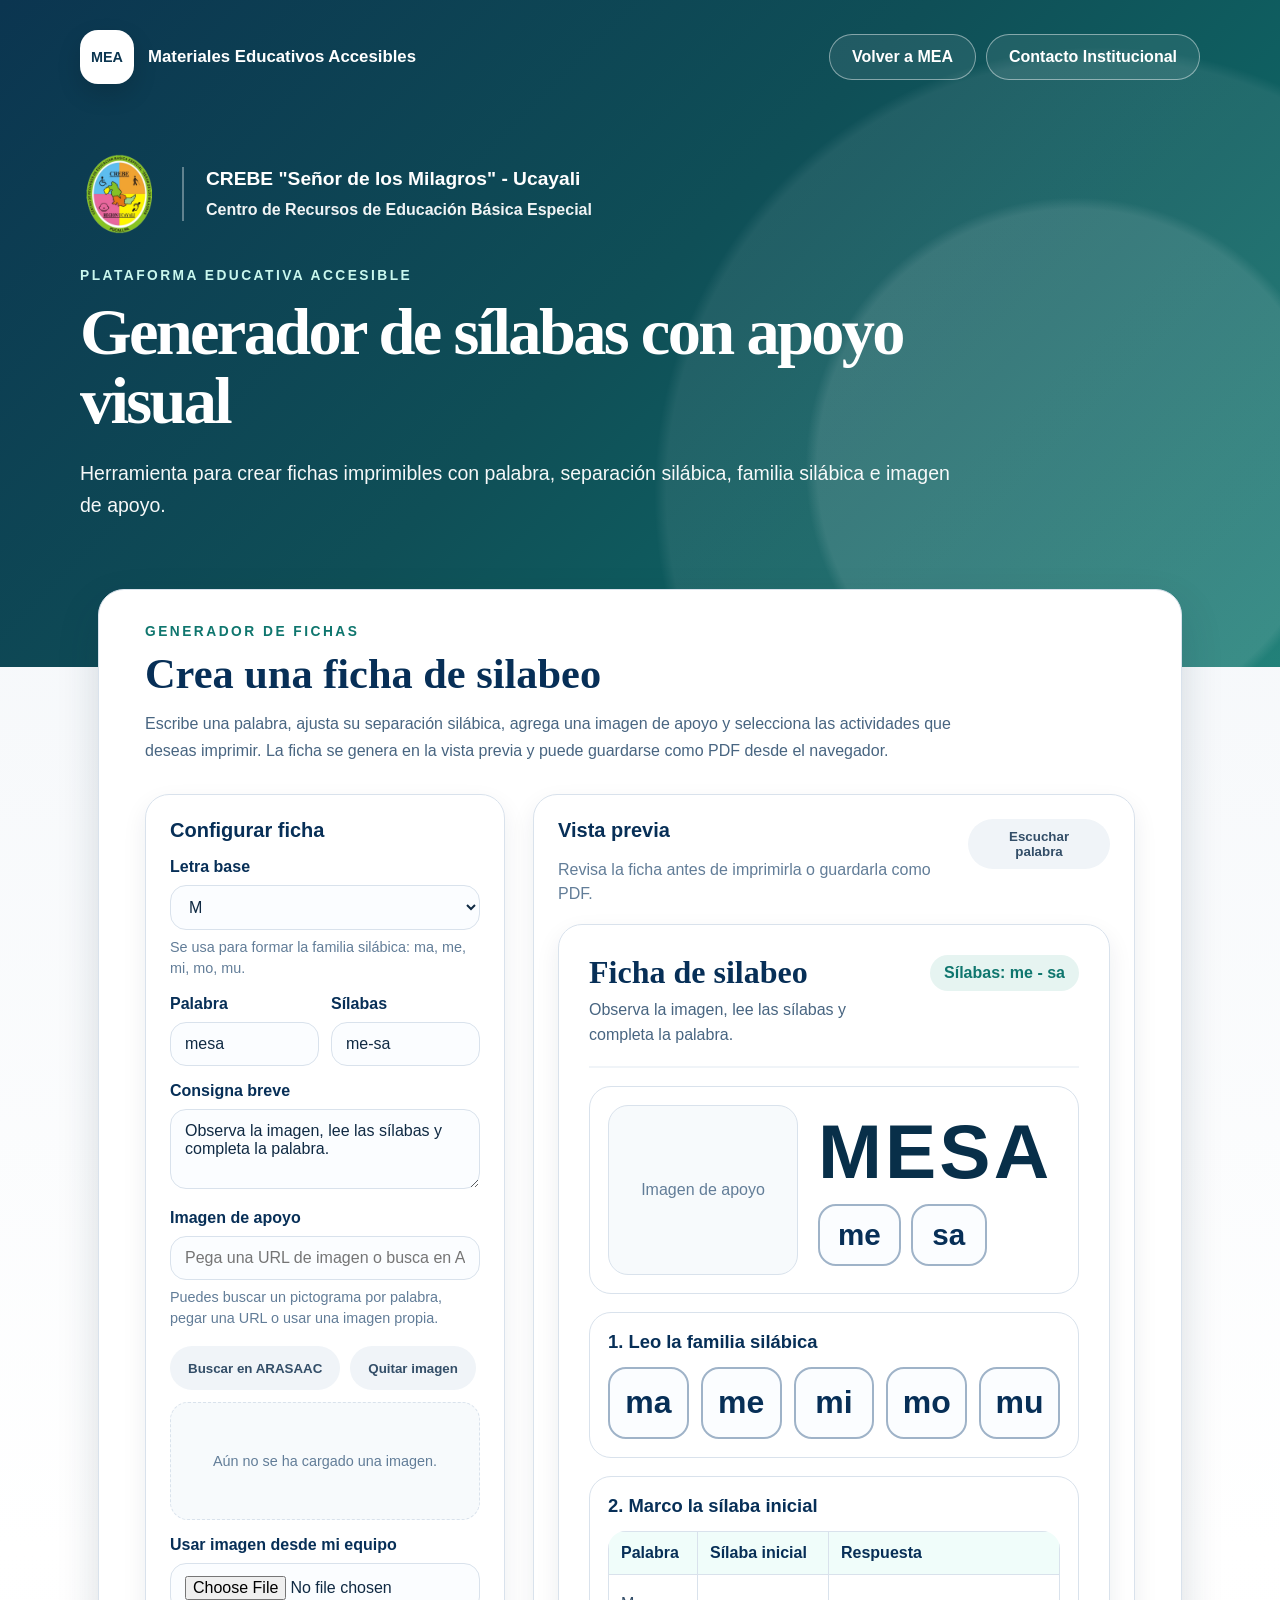
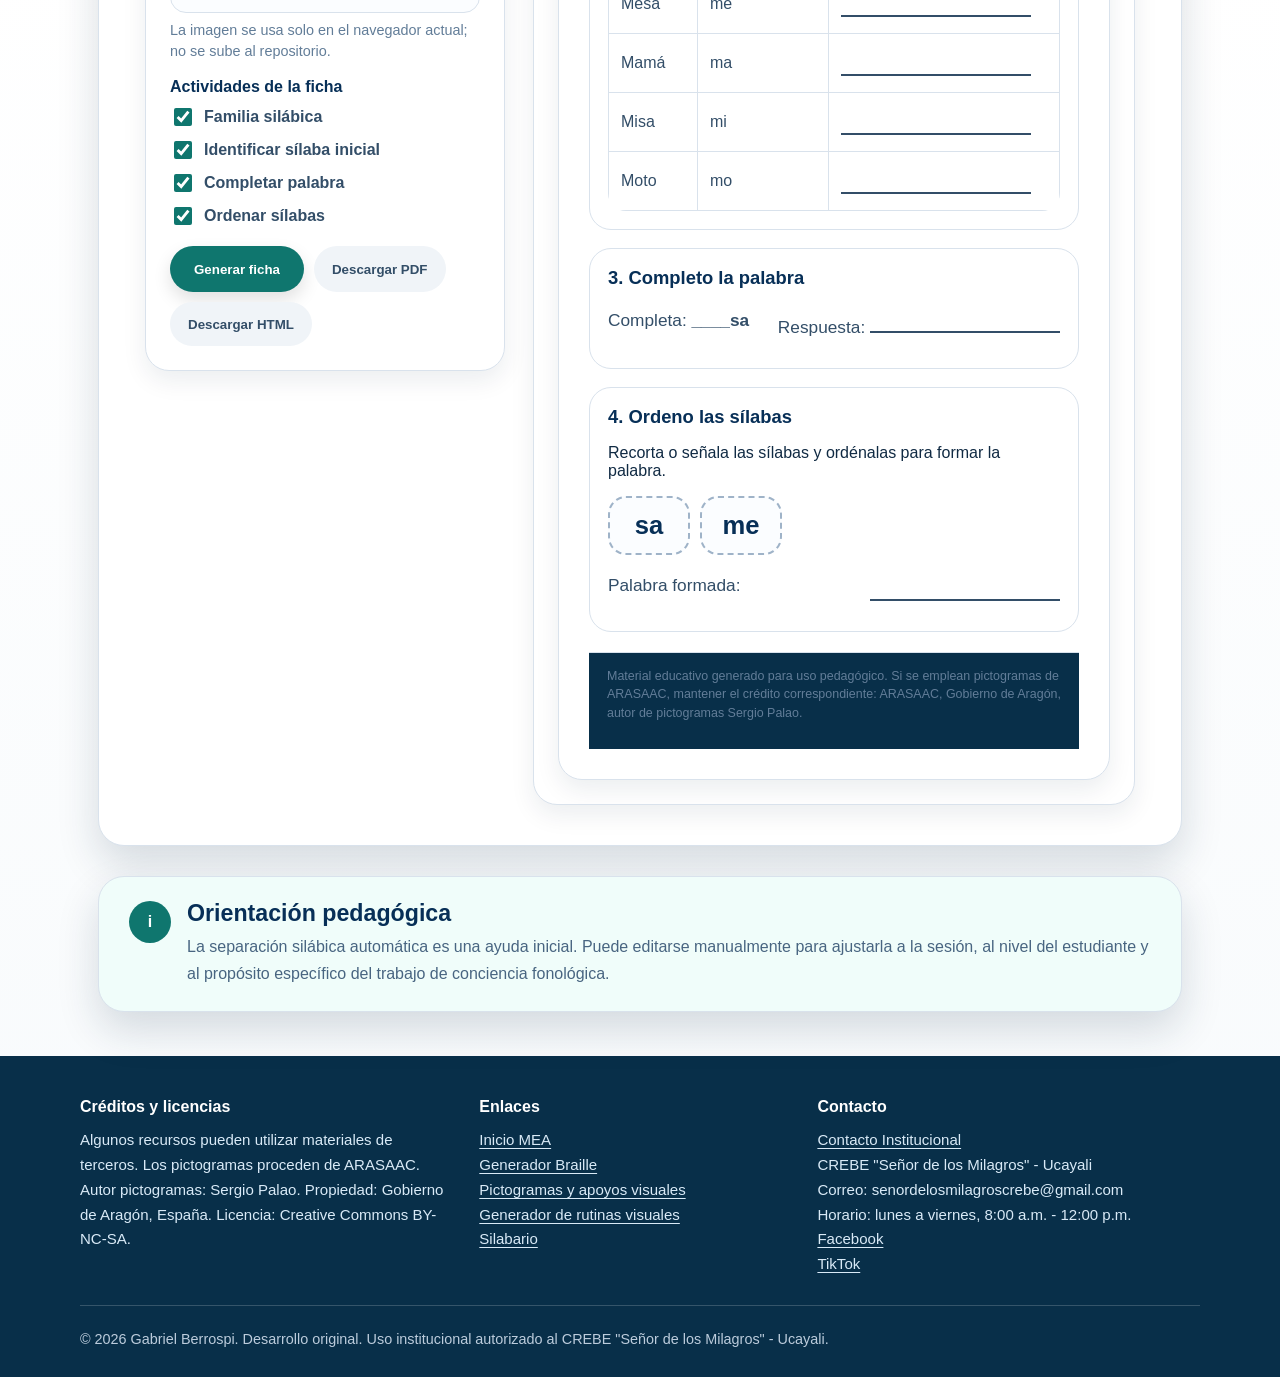
<file: conciencia-fonologica/conciencia-fonologica.html>
<!doctype html>
<html lang="es">
<head>
  <meta charset="utf-8">
  <meta name="viewport" content="width=device-width, initial-scale=1">
  <meta name="description" content="Generador de fichas de silabeo con apoyo visual para trabajar conciencia fonológica inicial.">
  <title>Generador de sílabas con apoyo visual</title>
  <link rel="stylesheet" href="estilos.css?v=8">
  <style>
    main.generador-main{max-width:1120px}.panel-generador{background:var(--blanco);border:1px solid var(--gris-300);border-radius:26px;box-shadow:var(--sombra);padding:34px 46px 40px}.texto-panel-silabas{max-width:820px;margin:14px 0 0;color:var(--gris-600);line-height:1.65;font-size:1rem}.app-silabas{display:grid;grid-template-columns:360px 1fr;gap:28px;align-items:start;margin-top:30px}.configuracion-silabas,.vista-silabas{background:#fff;border:1px solid var(--gris-300);border-radius:24px;box-shadow:0 10px 24px rgba(16,42,67,.08)}.configuracion-silabas{padding:24px;position:sticky;top:18px}.configuracion-silabas h3,.vista-silabas h3{margin:0 0 16px;color:#072f57;font-size:1.25rem}.grupo-formulario{margin-bottom:16px}.grupo-formulario label,.grupo-opciones p{display:block;margin:0 0 9px;color:#072f57;font-weight:900}.grupo-formulario input,.grupo-formulario textarea,.grupo-formulario select{width:100%;border:1px solid var(--gris-300);border-radius:16px;padding:12px 14px;background:#fbfdff;color:var(--gris-900);font:inherit;outline:0}.grupo-formulario textarea{min-height:80px;resize:vertical}.grupo-formulario input:focus,.grupo-formulario textarea:focus,.grupo-formulario select:focus{border-color:var(--verde-700);box-shadow:0 0 0 4px rgba(15,118,110,.13)}.fila-formulario{display:grid;grid-template-columns:1fr 1fr;gap:12px}.nota-campo{display:block;margin-top:7px;color:var(--gris-500);font-size:.9rem;line-height:1.45}.opciones-ficha{display:grid;gap:9px;margin-top:8px}.opcion-ficha{display:flex;align-items:center;gap:9px;color:var(--gris-700);font-weight:700;line-height:1.35}.opcion-ficha input{width:auto;min-width:18px;min-height:18px;accent-color:var(--verde-700)}.miniatura-imagen{margin-top:12px;min-height:118px;display:grid;place-items:center;border:1px dashed var(--gris-300);border-radius:18px;background:#f7fafc;color:var(--gris-500);text-align:center;padding:12px;font-size:.9rem}.miniatura-imagen img{max-width:100%;max-height:150px;object-fit:contain}.mensaje-arasaac{display:none;margin-top:10px;padding:10px 12px;border-radius:16px;background:var(--verde-50);color:var(--verde-800);font-size:.9rem;line-height:1.45}.mensaje-arasaac.visible{display:block}.botones-generador{display:flex;flex-wrap:wrap;gap:10px;margin-top:18px}.boton-secundario{display:inline-flex;align-items:center;justify-content:center;min-height:44px;padding:10px 18px;border:0;border-radius:999px;background:var(--gris-100);color:var(--gris-700);font-family:inherit;font-weight:900;cursor:pointer;text-decoration:none}.boton-secundario:hover{background:#d9e2ec}.boton-primario{border:0;cursor:pointer;font-family:inherit;text-decoration:none}.vista-silabas{padding:24px;overflow:auto}.vista-cabecera{display:flex;justify-content:space-between;align-items:flex-start;gap:18px;margin-bottom:18px}.vista-cabecera p{margin:6px 0 0;color:var(--gris-500);line-height:1.5}.hoja-ficha{width:min(794px,100%);margin:0 auto;background:#fff;border:1px solid var(--gris-300);border-radius:24px;padding:30px;box-shadow:0 10px 24px rgba(16,42,67,.08)}.cabecera-ficha{display:flex;justify-content:space-between;gap:18px;align-items:flex-start;padding-bottom:18px;margin-bottom:18px;border-bottom:2px solid var(--gris-100)}.cabecera-ficha h2{margin:0;color:#072f57;font-family:Georgia,"Times New Roman",serif;font-size:2rem;line-height:1.1}.cabecera-ficha p{margin:8px 0 0;color:var(--gris-600);line-height:1.55}.etiqueta-ficha{display:inline-flex;align-items:center;justify-content:center;padding:9px 14px;border-radius:999px;background:var(--verde-100);color:var(--verde-700);font-weight:900;white-space:nowrap}.bloque-ficha{border:1px solid var(--gris-300);border-radius:22px;padding:18px;margin-bottom:18px;break-inside:avoid;background:#fff}.bloque-ficha h3{margin:0 0 14px;color:#072f57;font-size:1.15rem}.presentacion-palabra{display:grid;grid-template-columns:190px 1fr;gap:20px;align-items:center}.imagen-ficha{min-height:170px;border:1px solid var(--gris-300);border-radius:20px;background:#f7fafc;display:grid;place-items:center;padding:14px;overflow:hidden;color:var(--gris-500);text-align:center}.imagen-ficha img{max-width:100%;max-height:190px;object-fit:contain}.palabra-principal{margin:0 0 14px;color:#082f49;font-size:clamp(2.7rem,7vw,4.8rem);line-height:1;font-weight:900;letter-spacing:.04em;text-transform:uppercase}.silabas-principales{display:flex;flex-wrap:wrap;gap:10px}.chip-silaba,.casilla-silaba,.caja-recorte{display:inline-flex;align-items:center;justify-content:center;border:2px solid #9fb3c8;border-radius:18px;background:#fbfdff;color:#072f57;font-weight:900}.chip-silaba{min-width:76px;padding:12px 18px;font-size:1.85rem}.silabario{display:grid;grid-template-columns:repeat(5,1fr);gap:12px}.casilla-silaba{min-height:72px;font-size:2rem}.tabla-actividad{width:100%;border-collapse:collapse;overflow:hidden;border-radius:18px}.tabla-actividad th,.tabla-actividad td{border:1px solid var(--gris-300);padding:12px;text-align:left;vertical-align:middle;color:var(--gris-700)}.tabla-actividad th{background:var(--verde-50);color:#072f57;font-weight:900}.linea-respuesta{display:inline-block;min-width:190px;height:30px;border-bottom:2px solid var(--gris-700)}.actividad-linea{display:grid;grid-template-columns:1fr auto;gap:12px;align-items:center;margin:12px 0;color:var(--gris-700);font-size:1.08rem}.cajas-recorte{display:flex;flex-wrap:wrap;gap:10px;margin:12px 0 16px}.caja-recorte{min-width:82px;padding:13px 18px;font-size:1.6rem;border-style:dashed}.pie-ficha{margin-top:20px;padding-top:14px;border-top:1px solid var(--gris-300);color:var(--gris-500);font-size:.78rem;line-height:1.5}.oculto{display:none!important}@media(max-width:980px){.app-silabas{grid-template-columns:1fr}.configuracion-silabas{position:static}}@media(max-width:700px){.panel-generador{padding:26px 20px 30px}.fila-formulario,.presentacion-palabra{grid-template-columns:1fr}.vista-cabecera,.cabecera-ficha{flex-direction:column}.silabario{grid-template-columns:repeat(2,1fr)}.actividad-linea{grid-template-columns:1fr}.linea-respuesta{min-width:100%}}@media print{body{background:#fff}.salto-contenido,.cabecera,.configuracion-silabas,.vista-cabecera,footer,.seccion-aviso{display:none!important}main.generador-main{margin:0;padding:0;max-width:none}.panel-generador,.vista-silabas,.hoja-ficha{border:0;box-shadow:none;border-radius:0;padding:0}.app-silabas{display:block;margin:0}.hoja-ficha{width:100%;padding:16mm}}
  </style>
</head>
<body>
  <a class="salto-contenido" href="#contenido-principal">Ir al contenido</a>

  <header class="cabecera">
    <nav class="navegacion" aria-label="Navegación principal">
      <a class="marca" href="https://gabriel-lsp.github.io/materiales-educativos-accesibles/" aria-label="Volver a Materiales Educativos Accesibles">
        <span class="marca-icono" aria-hidden="true">MEA</span>
        <span>Materiales Educativos Accesibles</span>
      </a>
      <div style="display:flex;gap:10px;flex-wrap:wrap;justify-content:flex-end;">
        <a class="enlace-cabecera" href="https://gabriel-lsp.github.io/materiales-educativos-accesibles/">Volver a MEA</a>
        <a class="enlace-cabecera" href="https://gabriel-lsp.github.io/accesos-complementarios/contacto.html">Contacto Institucional</a>
      </div>
    </nav>

    <div class="portada">
      <div class="bloque-institucional" aria-label="Identidad institucional">
        <img class="logo-crebe" src="logo-crebe.png" alt="Logo del CREBE Señor de los Milagros - Ucayali">
        <div class="texto-institucional">
          <p class="nombre-institucional">CREBE "Señor de los Milagros" - Ucayali</p>
          <p class="detalle-institucional">Centro de Recursos de Educación Básica Especial</p>
        </div>
      </div>
      <p class="etiqueta">Plataforma educativa accesible</p>
      <h1>Generador de sílabas con apoyo visual</h1>
      <p class="subtitulo">Herramienta para crear fichas imprimibles con palabra, separación silábica, familia silábica e imagen de apoyo.</p>
    </div>
  </header>

  <main id="contenido-principal" class="generador-main">
    <section class="panel-generador" aria-labelledby="titulo-generador">
      <div class="panel-encabezado">
        <div>
          <p class="sobretitulo">Generador de fichas</p>
          <h2 id="titulo-generador">Crea una ficha de silabeo</h2>
          <p class="texto-panel-silabas">Escribe una palabra, ajusta su separación silábica, agrega una imagen de apoyo y selecciona las actividades que deseas imprimir. La ficha se genera en la vista previa y puede guardarse como PDF desde el navegador.</p>
        </div>
      </div>

      <div class="app-silabas">
        <aside class="configuracion-silabas" aria-label="Configuración de la ficha">
          <h3>Configurar ficha</h3>
          <div class="grupo-formulario">
            <label for="letraBase">Letra base</label>
            <select id="letraBase">
              <option value="m">M</option>
              <option value="p">P</option>
              <option value="l">L</option>
              <option value="s">S</option>
              <option value="t">T</option>
              <option value="n">N</option>
              <option value="d">D</option>
              <option value="f">F</option>
              <option value="b">B</option>
              <option value="r">R</option>
              <option value="c">C</option>
              <option value="g">G</option>
              <option value="j">J</option>
              <option value="ñ">Ñ</option>
              <option value="ch">CH</option>
              <option value="ll">LL</option>
            </select>
            <span class="nota-campo">Se usa para formar la familia silábica: ma, me, mi, mo, mu.</span>
          </div>
          <div class="fila-formulario">
            <div class="grupo-formulario">
              <label for="palabra">Palabra</label>
              <input id="palabra" type="text" value="mesa" autocomplete="off"></div>
            <div class="grupo-formulario">
              <label for="silabas">Sílabas</label>
              <input id="silabas" type="text" value="me-sa" autocomplete="off"></div>
          </div>
          <div class="grupo-formulario">
            <label for="consigna">Consigna breve</label>
            <textarea id="consigna">Observa la imagen, lee las sílabas y completa la palabra.</textarea>
          </div>
          <div class="grupo-formulario">
            <label for="imagenUrl">Imagen de apoyo</label>
            <input id="imagenUrl" type="url" placeholder="Pega una URL de imagen o busca en ARASAAC">
            <span class="nota-campo">Puedes buscar un pictograma por palabra, pegar una URL o usar una imagen propia.</span>
            <div class="botones-generador">
              <button type="button" class="boton-secundario" id="buscarArasaac">Buscar en ARASAAC</button>
              <button type="button" class="boton-secundario" id="quitarImagen">Quitar imagen</button>
            </div>
            <div class="miniatura-imagen" id="miniatura">Aún no se ha cargado una imagen.</div>
            <div class="mensaje-arasaac" id="mensajeArasaac"></div>
          </div>
          <div class="grupo-formulario">
            <label for="archivoImagen">Usar imagen desde mi equipo</label>
            <input id="archivoImagen" type="file" accept="image/*">
            <span class="nota-campo">La imagen se usa solo en el navegador actual; no se sube al repositorio.</span>
          </div>
          <div class="grupo-opciones">
            <p>Actividades de la ficha</p>
            <div class="opciones-ficha">
              <label class="opcion-ficha"><input type="checkbox" id="actFamilia" checked> Familia silábica</label>
              <label class="opcion-ficha"><input type="checkbox" id="actInicial" checked> Identificar sílaba inicial</label>
              <label class="opcion-ficha"><input type="checkbox" id="actCompletar" checked> Completar palabra</label>
              <label class="opcion-ficha"><input type="checkbox" id="actOrdenar" checked> Ordenar sílabas</label>
            </div>
          </div>
          <div class="botones-generador">
            <button type="button" class="boton-primario" id="generar">Generar ficha</button>
            <button type="button" class="boton-secundario" id="imprimir">Descargar PDF</button>
            <button type="button" class="boton-secundario" id="descargarHtml">Descargar HTML</button>
          </div>
        </aside>

        <section class="vista-silabas" aria-label="Vista previa de la ficha">
          <div class="vista-cabecera"><div>
            <h3>Vista previa</h3>
            <p>Revisa la ficha antes de imprimirla o guardarla como PDF.</p>
          </div>
            <button type="button" class="boton-secundario" id="pronunciar">Escuchar palabra</button>
          </div>
          <article class="hoja-ficha" id="hojaFicha">
            <div class="cabecera-ficha">
              <div>
              <h2>Ficha de silabeo</h2>
              <p id="textoConsigna">Observa la imagen, lee las sílabas y completa la palabra.</p>
            </div>
              <div class="etiqueta-ficha" id="etiquetaSilabas">Sílabas: me - sa</div>
            </div>
            <section class="bloque-ficha presentacion-palabra">
              <div class="imagen-ficha" id="imagenFicha">
                <span>Imagen de apoyo</span>
              </div>
              <div>
                <p class="palabra-principal" id="palabraGrande">MESA</p>
                <div class="silabas-principales" id="silabasGrandes">
                  <span class="chip-silaba">me</span>
                  <span class="chip-silaba">sa</span>
                </div>
              </div>
            </section>
            <section class="bloque-ficha" id="bloqueFamilia">
              <h3>1. Leo la familia silábica</h3>
              <div class="silabario" id="silabario">
              </div>
            </section>
            <section class="bloque-ficha" id="bloqueInicial">
              <h3>2. Marco la sílaba inicial</h3>
              <table class="tabla-actividad"><thead>
                <tr>
                  <th>Palabra</th>
                  <th>Sílaba inicial</th>
                  <th>Respuesta</th>
                </tr>
              </thead>
                <tbody id="tablaInicial">
                </tbody>
              </table>
            </section>
            <section class="bloque-ficha" id="bloqueCompletar">
              <h3>3. Completo la palabra</h3>
              <div id="completarPalabra">   
              </div>
            </section>
            <section class="bloque-ficha" id="bloqueOrdenar">
              <h3>4. Ordeno las sílabas</h3>
              <p>Recorta o señala las sílabas y ordénalas para formar la palabra.</p>
              <div class="cajas-recorte" id="ordenarSilabas">  
              </div>
              <div class="actividad-linea">
                <span>Palabra formada:</span>
                <span class="linea-respuesta"></span>
              </div>
            </section>
            <footer class="pie-ficha">Material educativo generado para uso pedagógico. Si se emplean pictogramas de ARASAAC, mantener el crédito correspondiente: ARASAAC, Gobierno de Aragón, autor de pictogramas Sergio Palao.</footer>
          </article>
        </section>
      </div>
    </section>
    <section class="seccion-aviso" aria-labelledby="titulo-aviso">
      <aside class="aviso-pedagogico">
        <div class="aviso-icono" aria-hidden="true">i</div>
        <div>
          <h2 id="titulo-aviso">Orientación pedagógica</h2>
          <p>La separación silábica automática es una ayuda inicial. Puede editarse manualmente para ajustarla a la sesión, al nivel del estudiante y al propósito específico del trabajo de conciencia fonológica.</p>
        </div>
      </aside>
    </section>
  </main>

  <footer>
    <div class="footer-contenido">
      <div class="footer-bloque">
        <h2>Créditos y licencias</h2>
        <p>Algunos recursos pueden utilizar materiales de terceros. Los pictogramas proceden de ARASAAC. Autor pictogramas: Sergio Palao. Propiedad: Gobierno de Aragón, España. Licencia: Creative Commons BY-NC-SA.</p>
      </div>
      <div class="footer-bloque">
        <h2>Enlaces</h2>
        <p>
          <a href="https://gabriel-lsp.github.io/materiales-educativos-accesibles/">Inicio MEA</a><br>
          <a href="https://gabriel-lsp.github.io/materiales-educativos-accesibles/generador/generador.html">Generador Braille</a><br>
          <a href="https://gabriel-lsp.github.io/materiales-educativos-accesibles/pictogramas/pictogramas.html">Pictogramas y apoyos visuales</a><br>
          <a href="https://gabriel-lsp.github.io/materiales-educativos-accesibles/rutinas/rutinas.html">Generador de rutinas visuales</a><br>
          <a href="https://gabriel-lsp.github.io/materiales-educativos-accesibles/conciencia-fonologica/conciencia-fonologica.html">Silabario</a><br>
        </p>
      </div>
      <div class="footer-bloque">
        <h2>Contacto</h2>
        <p>
          <a href="https://gabriel-lsp.github.io/accesos-complementarios/contacto.html">Contacto Institucional</a><br>
          CREBE "Señor de los Milagros" - Ucayali<br>
          Correo: senordelosmilagroscrebe@gmail.com<br>
          Horario: lunes a viernes, 8:00 a.m. - 12:00 p.m.<br>
          <a href="https://www.facebook.com/CREBESM" target="_blank" rel="noopener noreferrer">Facebook</a><br>
          <a href="https://www.tiktok.com/@crebe.sm.ucayali?_r=1&_t=ZS-97Qjebz1I0b">TikTok</a><br>
        </p>
      </div>
    </div>
    <div class="footer-final">
      <p>© 2026 Gabriel Berrospi. Desarrollo original. Uso institucional autorizado al CREBE "Señor de los Milagros" - Ucayali.</p>
    </div>
  </footer>

  <script src="conciencia-fonologica.js?v=1" defer></script>
</body>
</html>
</file>
<file: conciencia-fonologica/estilos.css>
@import url("../estilos.css?v=22");

.logo-crebe{
  width:80px;
  max-width:80px;
  height:80px;
  max-height:80px;
  object-fit:contain;
}

html.eva-alto-contraste body .panel-generador,
html.eva-alto-contraste body .configuracion-silabas,
html.eva-alto-contraste body .vista-silabas,
html.eva-alto-contraste body .hoja-ficha,
html.eva-alto-contraste body .bloque-ficha,
html.eva-alto-contraste body .imagen-ficha{
  color:#ffffff!important;
  background:#000000!important;
  border-color:#ffffff!important;
  box-shadow:none!important;
  opacity:1!important;
}

html.eva-alto-contraste body .texto-panel-silabas,
html.eva-alto-contraste body .grupo-formulario label,
html.eva-alto-contraste body .grupo-opciones p,
html.eva-alto-contraste body .nota-campo,
html.eva-alto-contraste body .opcion-ficha,
html.eva-alto-contraste body .bloque-ficha h3,
html.eva-alto-contraste body .bloque-ficha p,
html.eva-alto-contraste body .palabra-principal,
html.eva-alto-contraste body .actividad-linea,
html.eva-alto-contraste body .pie-ficha{
  color:#ffffff!important;
  background:transparent!important;
  text-shadow:none!important;
  opacity:1!important;
}

html.eva-alto-contraste body .boton-secundario,
html.eva-alto-contraste body .boton-primario,
html.eva-alto-contraste body .etiqueta-ficha,
html.eva-alto-contraste body .chip-silaba,
html.eva-alto-contraste body .casilla-silaba,
html.eva-alto-contraste body .caja-recorte{
  color:#ffff00!important;
  background:#07324a!important;
  border:1px solid #ffff00!important;
}

@media (max-width:700px){
  .logo-crebe{
    width:68px;
    max-width:68px;
    height:68px;
    max-height:68px;
  }
}
</file>
